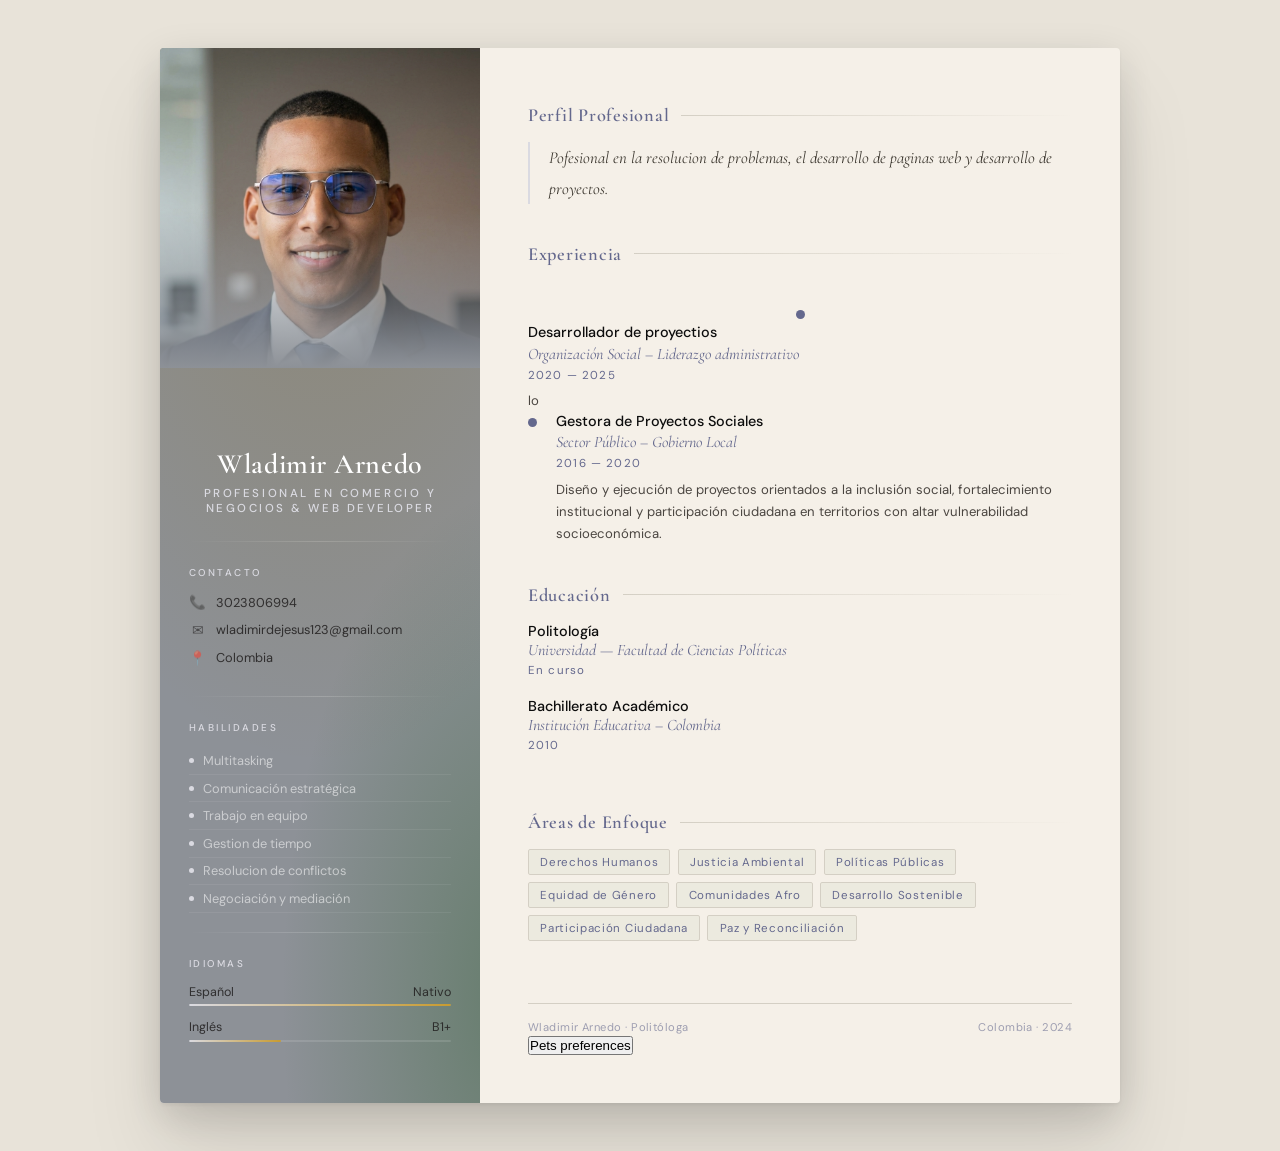
<file: index.html>
<!DOCTYPE html>
<html lang="es">
<head>
<meta charset="UTF-8" />
<meta name="viewport" content="width=device-width, initial-scale=1.0"/>
<title>CV – Wladimir Arnedo</title>
<link href="https://fonts.googleapis.com/css2?family=Cormorant+Garamond:ital,wght@0,300;0,400;0,600;1,300;1,400&family=DM+Sans:wght@300;400;500&display=swap" rel="stylesheet"/>
<link rel="stylesheet" href="styleCV.css">
</head>
<body>
<article class="card">
<!-- ═══ SIDEBAR ═══ -->
<aside class="sidebar">

    <div class="photo-wrap">
    
    <img src="wlad.png" alt="Wladimir Arnedo"/>
    </div>

    <div class="name-block">
    <h1>Wladimir Arnedo</h1>
    <p class="title">Profesional en comercio y negocios  &amp; Web developer</p>
    </div>

    <div class="s-divider"></div>

    <div class="s-section">
    <p class="s-heading">Contacto</p>
    <div class="contact-item"><span class="ico">📞</span> 3023806994</div>
    <div class="contact-item"><span class="ico">✉</span> wladimirdejesus123@gmail.com</div>
    <div class="contact-item"><span class="ico">📍</span> Colombia</div>
    </div>

    <div class="s-divider" style="margin-top:1.2rem"></div>

    <div class="s-section">
    <p class="s-heading">Habilidades</p>
    <ul class="skill-list">
        <li>Multitasking</li>
        <li>Comunicación estratégica</li>
        <li>Trabajo en equipo</li>
        <li>Gestion de tiempo</li>
        <li>Resolucion de conflictos </li>
        <li>Negociación y mediación</li>
    </ul>
    </div>

    <div class="s-divider" style="margin-top:1.2rem"></div>

    <div class="s-section">
    <p class="s-heading">Idiomas</p>
    <div class="lang-item">
        <div class="lang-label"><span>Español</span><span>Nativo</span></div>
        <div class="lang-bar"><span style="width:100%"></span></div>
        
</div>
    <div class="lang-item">
        <div class="lang-label"><span>Inglés</span><span>B1+</span></div>
        <div class="lang-bar"><span style="width:35%"></span></div>
    </div>
    </div>

</aside>

<!-- ═══ CONTENIDO PRINCIPAL ═══ -->
<main class="main">

    <section class="m-section">
    <h2 class="m-heading">Perfil Profesional</h2>
    <p class="profile-text">
        Pofesional en la resolucion de problemas, el desarrollo de paginas web 
        y desarrollo de proyectos.
    </p>
    </section>

    <section class="m-section">
    <h2 class="m-heading">Experiencia</h2>

    <div class="exp-item">
    </div>
        
        <div class="exp-dot-col">
        <div class="exp-dot"> </div>
        <div class="exp-line"></div>
        </div>
        <div>
        <p class="exp-role">Desarrollador de proyectios</p>
        <p class="exp-org">Organización Social – Liderazgo administrativo</p>
        <p class="exp-date">2020 — 2025</p>
        <p class="exp-desc">
            lo
        </p>
        </div>
    </div>

    <div class="exp-item">
        <div class="exp-dot-col">
        <div class="exp-dot"></div>
        <div class="exp-line"></div>
        </div>
        <div>
        <p class="exp-role">Gestora de Proyectos Sociales</p>
        <p class="exp-org">Sector Público – Gobierno Local</p>
        <p class="exp-date">2016 — 2020</p>
        <p class="exp-desc">
            Diseño y ejecución de proyectos orientados a la inclusión social,
            fortalecimiento institucional y participación ciudadana en territorios

con altar vulnerabilidad socioeconómica.
        </p>
        </div>
    </div>

    </section>

    <section class="m-section">
    <h2 class="m-heading">Educación</h2>
    <div class="edu-item">
        <p class="edu-degree">Politología</p>
        <p class="edu-school">Universidad — Facultad de Ciencias Políticas</p>
        <p class="edu-year">En curso</p>
    </div>
    <div class="edu-item">
        <p class="edu-degree">Bachillerato Académico</p>
        <p class="edu-school">Institución Educativa – Colombia</p>
        <p class="edu-year">2010</p>
    </div>
    </section>

    <section class="m-section">
    <h2 class="m-heading">Áreas de Enfoque</h2>
    <div class="tags">
        <span class="tag">Derechos Humanos</span>
        <span class="tag">Justicia Ambiental</span>
        <span class="tag">Políticas Públicas</span>
        <span class="tag">Equidad de Género</span>
        <span class="tag">Comunidades Afro</span>
        <span class="tag">Desarrollo Sostenible</span>
        <span class="tag">Participación Ciudadana</span>
        <span class="tag">Paz y Reconciliación</span>
    </div>
    </section>

    <div class="footer-strip">
    <span>Wladimir Arnedo · Politóloga</span>
    <span>Colombia · 2024</span>
    </div>
<div class="contenedor-inferior">
        <button class="btn-return" onclick="window.location.href='Petspreferences.html'">Pets preferences</button>
    </div>

</main>

</article>
</body>
</html>
</file>
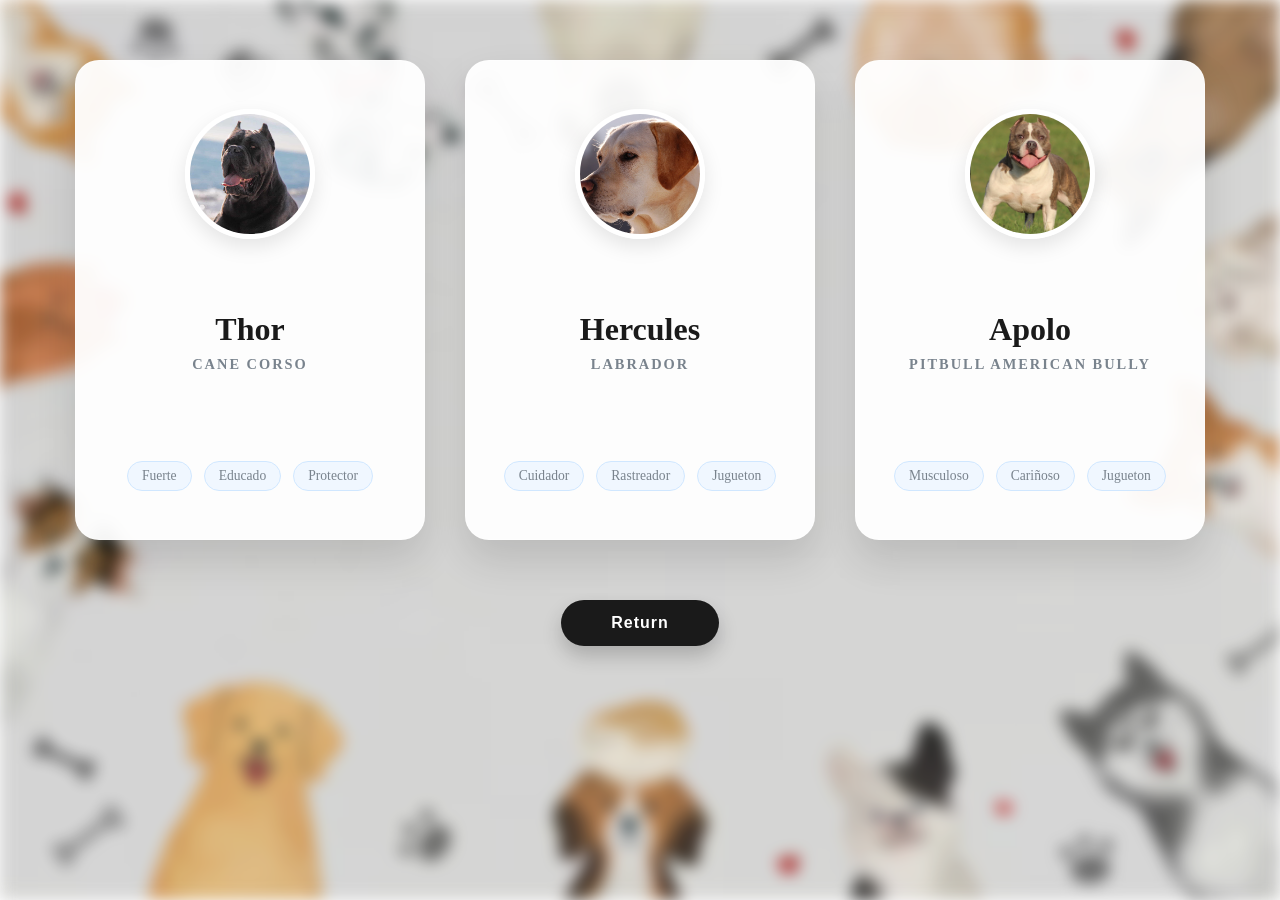
<file: Petspreferences.html>
<!DOCTYPE html>
<html lang="es">
<head>
    <meta charset="UTF-8">
    <meta name="viewport" content="width=device-width, initial-scale=1.0">
    <title>Proyecto de Conceptos HTML/CSS</title>
    <link rel="stylesheet" href="style.css">
</head>
<body>

    <main class="contenedor-principal">
        
        <!-- Tarjeta Thor -->
        <article class="tarjeta">
            <div class="foto-perfil">
                <img class="image" src="Thor.jpg" alt="Thor">
            </div>
            <header class="tarjeta-header">
                <h1>Thor</h1>
                <p class="subtitulo">Cane Corso</p>
            </header>
            <section class="tarjeta-cuerpo">
                <div class="habilidades">
                    <span class="tag">Fuerte</span>
                    <span class="tag">Educado</span>
                    <span class="tag">Protector</span>
                </div>
            </section>
        </article>

        <!-- Tarjeta Hercules -->
        <article class="tarjeta">
            <div class="foto-perfil">
                <img class="image" src="labra.jpg" alt="Hercules">
            </div>
            <header class="tarjeta-header">
                <h1>Hercules</h1>
                <p class="subtitulo">Labrador</p>
            </header>
            <section class="tarjeta-cuerpo">
                <div class="habilidades">
                    <span class="tag">Cuidador</span>
                    <span class="tag">Rastreador</span>
                    <span class="tag">Jugueton</span>
                </div>
            </section>
        </article>

        <!-- Tarjeta Apolo -->
        <article class="tarjeta">
            <div class="foto-perfil">
                <img class="image" src="pitbull.jpeg" alt="Apolo">
            </div>
            <header class="tarjeta-header">
                <h1>Apolo</h1>
                <p class="subtitulo">Pitbull American Bully</p>
            </header>
            <section class="tarjeta-cuerpo">
                <div class="habilidades">
                    <span class="tag">Musculoso</span>
                    <span class="tag">Cariñoso</span>
                    <span class="tag">Jugueton</span>
                </div>
            </section>
        </article>


    </main>
    <div class="contenedor-inferior">
        <button class="btn-return" onclick="window.location.href='index.html'">Return</button>
    </div>

</body>
</html>
</file>
<file: styleCV.css>
:root {
--ink:       #0d0d0d;
--paper:     #f5f0e8;
--accent:    #64688d;
--accent2:   #dadae1;
--muted:     #64688d;
--line:      #d4cfc4;
--sidebar:   #8d9197;
--sidebar-t: rgba(32, 29, 29, 0.85);
--sidebar-m: rgba(255, 255, 255, 0.55);
}

*, *::before, *::after { box-sizing: border-box; margin: 0; padding: 0; }

html { font-size: 16px; }

body {
padding: 3rem 1rem;
background: #e8e3d9;
font-family: 'DM Sans', sans-serif;
color: var(--ink);
min-height: 100vh;
display: flex;
align-items: center;
justify-content: center;padding: 3rem 1rem;
}
.pw {position: relative; 
    width:100%;
    padding-top: 100%;
    flex-shrink: 0;
    overflow: hidden;
}
.card {
display: grid;
grid-template-columns: 320px 1fr;
width: min(960px, 100%);
background: var(--paper);
box-shadow:
    0 2px 4px rgba(0,0,0,.06),
    0 12px 40px rgba(0,0,0,.14),
    0 50px 80px rgba(0,0,0,.10);
border-radius: 4px;
overflow: hidden;
opacity: 0;
transform: translateY(28px);
animation: fadeUp .9s cubic-bezier(.22,1,.36,1) .1s forwards;
}

@keyframes fadeUp {
to { opacity: 1; transform: none; }
}

/* SIDEBAR */
.sidebar {
background: var(--sidebar);
color: var(--sidebar-t);
padding: 0 0 3rem;
display: flex;
flex-direction: column;
position: relative;
overflow: hidden;
}

.sidebar::before {
content: '';
position: absolute;
inset: 0;
background:
    radial-gradient(ellipse 180% 120% at 50% -10%, rgba(139,105,20,.35) 0%, transparent 65%),
    radial-gradient(ellipse 120% 80% at 110% 90%, rgba(44,95,46,.4) 0%, transparent 60%);
pointer-events: none;
}

/* Foto */
.photo-wrap {
position: relative;
width: 100%;
padding-top: 100%;
flex-shrink: 0;
overflow: hidden;
}

.photo-wrap img {
position: absolute;
inset: 0;
width: 100%;
height: 100%;
object-fit: cover;
object-position: center top;
display: block;
transition: transform 8s ease;
}

.card:hover .photo-wrap img { transform: scale(1.04); }
.photo-wrap::after {
content: '';
position: absolute;
bottom: 0; left: 0; right: 0;
height: 50%;
background: linear-gradient(to bottom, transparent, var(--sidebar));
}

/* Nombre */
.name-block {
position: relative;
text-align: center;
margin-top: 5rem;
padding: 0 .8rem 1.6rem;
z-index: 1;
}

.name-block h1 {
font-family: 'Cormorant Garamond', serif;
font-weight: 600;
font-size: 1.75rem;
letter-spacing: .02em;
line-height: 1.15;
color: #fff;
}

.name-block .title {
font-size: .72rem;
font-weight: 500;
letter-spacing: .22em;
text-transform: uppercase;
color: var(--accent2);
margin-top: .35rem;
}

/* Divisor */
.s-divider {
height: 1px;
background: linear-gradient(90deg, transparent, rgba(255,255,255,.18), transparent);
margin: 0 1.8rem .1rem;
}

/* Secciones sidebar */
.s-section {
padding: 1.4rem 1.8rem 0;
position: relative;
z-index: 1;
animation: fadeUp .8s cubic-bezier(.22,1,.36,1) both;
}
.s-section:nth-child(3) { animation-delay:.25s }
.s-section:nth-child(4) { animation-delay:.35s }
.s-section:nth-child(5) { animation-delay:.45s }
.s-section:nth-child(6) { animation-delay:.55s }

.s-heading {
font-size: .62rem;
font-weight: 500;
letter-spacing: .25em;
text-transform: uppercase;
color: var(--accent2);
margin-bottom: .85rem;
}

.contact-item {
display: flex;
align-items: center;
gap: .6rem;
font-size: .8rem;
color: var(--sidebar-t);
margin-bottom: .55rem;
line-height: 1.4;
}

.contact-item .ico {
width: 18px;
text-align: center;
font-size: .85rem;
opacity: .7;
flex-shrink: 0;
}

.skill-list { list-style: none; }

.skill-list li {
font-size: .8rem;
color: var(--sidebar-m);
padding: .3rem 0;
border-bottom: 1px solid rgba(255,255,255,.07);
display: flex;
align-items: center;
gap: .55rem;
transition: color .2s;
}
.skill-list li:hover { color: #fff; }

.skill-list li::before {
content: '';
width: 5px; height: 5px;
border-radius: 50%;
background: var(--accent2);
flex-shrink: 0;
}

.lang-item { margin-bottom: .8rem; }

.lang-label {
display: flex;
justify-content: space-between;
font-size: .78rem;
color: var(--sidebar-t);
margin-bottom: .3rem;
}

.lang-bar {
height: 2px;
background: rgba(255,255,255,.12);
border-radius: 2px;
overflow: hidden;
}

.lang-bar span {
display: block;
height: 100%;
background: linear-gradient(90deg, var(--accent2), #c89b30);
border-radius: 2px;
transform-origin: left;
transform: scaleX(0);
animation: barGrow 1s cubic-bezier(.22,1,.36,1) 1s forwards;
}

@keyframes barGrow { to { transform: scaleX(1); } }

/* CONTENIDO PRINCIPAL */
.main {
padding: 3.5rem 3rem 3rem;
display: flex;
flex-direction: column;
}

.m-section {
padding-bottom: 2.4rem;
opacity: 0;
transform: translateX(16px);
animation: slideIn .7s cubic-bezier(.22,1,.36,1) both;
}

.m-section:nth-child(1) { animation-delay:.3s }
.m-section:nth-child(2) { animation-delay:.45s }
.m-section:nth-child(3) { animation-delay:.6s }
.m-section:nth-child(4) { animation-delay:.75s }

@keyframes slideIn { to { opacity:1; transform:none; } }

.m-heading {
font-family: 'Cormorant Garamond', serif;
font-size: 1.15rem;
font-weight: 600;
letter-spacing: .04em;
color: var(--accent);
display: flex;
align-items: center;
gap: .75rem;
margin-bottom: 1rem;
}

.m-heading::after {
content: '';
flex: 1;
height: 1px;
background: linear-gradient(90deg, var(--line), transparent);
}

.profile-text {
font-family: 'Cormorant Garamond', serif;
font-size: 1.05rem;
font-style: italic;
color: #3d3830;
line-height: 1.85;
border-left: 2px solid var(--accent2);
padding-left: 1.2rem;
}

/* Experiencia */
.exp-item {
display: grid;
grid-template-columns: auto 1fr;
gap: 0 1.2rem;
margin-bottom: 1.5rem;
}
.exp-item:last-child { margin-bottom: 0; }

.exp-dot-col {
display: flex;
flex-direction: column;
align-items: center;
padding-top: .35rem;
}

.exp-dot {
width: 9px; height: 9px;
border-radius: 50%;
background: var(--accent);
flex-shrink: 0;
}

.exp-line {
width: 1px;
flex: 1;
background: var(--line);
margin-top: 4px;
}

.exp-item:last-child .exp-line { display: none; }

.exp-role { font-weight: 500; font-size: .9rem; color: var(--ink); margin-bottom: .15rem; }
.exp-org  { font-family: 'Cormorant Garamond', serif; font-size: 1rem; color: var(--accent); font-style: italic; }
.exp-date { font-size: .72rem; letter-spacing: .1em; color: var(--muted); margin: .25rem 0 .45rem; }
.exp-desc { font-size: .82rem; color: #4a4540; line-height: 1.7; }

/* Educación */
.edu-item { margin-bottom: 1.2rem; }
.edu-degree { font-weight: 500; font-size: .9rem; color: var(--ink); }
.edu-school { font-family: 'Cormorant Garamond', serif; font-size: 1rem; color: var(--accent); font-style: italic; }
.edu-year   { font-size: .72rem; letter-spacing: .1em; color: var(--muted); margin-top: .2rem; }

/* Tags */
.tags { display: flex; flex-wrap: wrap; gap: .45rem; margin-top: .9rem; }

.tag {
font-size: .72rem;
letter-spacing: .06em;
padding: .28rem .7rem;
border: 1px solid var(--line);
border-radius: 2px;
color: var(--muted);
background: rgba(44,95,46,.04);
transition: border-color .2s, color .2s, background .2s;
cursor: default;
}

.tag:hover {
border-color: var(--accent);
color: var(--accent);
background: rgba(44,95,46,.07);
}

/* Footer */
.footer-strip {
margin-top: auto;
padding-top: 1rem;
border-top: 1px solid var(--line);
display: flex;
justify-content: space-between;
align-items: center;
font-size: .7rem;
color: var(--muted);
letter-spacing: .04em;
}
.button{    
padding: 2px 6px;     /* Reducción drástica del tamaño */
font-size: 0.65rem;   /* Letra muy pequeña y elegante */
width: fit-content;   /* Solo ocupa lo necesario para el texto */
margin: 5px auto;     /* Lo separa un poco del texto superior y lo centra */
display: block;       /* Permite que el margen 'auto' funcione */
border-radius: 3px;

}



.footer-strip span { opacity: .6; }
/* RESPONSIVE */
@media (max-width: 680px) {
.card { grid-template-columns: 1fr; }
.photo-wrap { padding-top: 72%; }
.main { padding: 2rem 1.6rem; }
.s-section { padding: 1.2rem 1.4rem 0; }
}
</file>
<file: style.css>
* {
    margin: 0;
    padding: 0;
    box-sizing: border-box; 
}

body {
    font-family: '', 'Times New Roman', Times, serif, Arial, sans-serif; /* Fuente más moderna */
    min-height: 100vh;
    display: flex;
    flex-direction: column;
    align-items: center;
    position: relative;
    padding: 60px 20px;
    color: #333;
}

body::before {
    content: "";
    position: fixed;
    top: 0;
    left: 0;
    height: 100%;
    width: 100%;
    background-image: url(./background.avif);
    background-size: cover;
    background-position: center;
    filter: blur(8px) brightness(0.9); /* Un poco más oscuro para que resalten las tarjetas */
    z-index: -1;
}

.contenedor-principal {
    width: 100%;
    max-width: 1400px;
    display: flex;
    flex-wrap: wrap;
    justify-content: center;
    gap: 40px; /* Más espacio entre tarjetas */
    margin-bottom: 60px;
}

.tarjeta {
    background-color: rgba(255, 255, 255, 0.95); /* Ligeramente transparente */
    width: 350px; /* Tarjeta más grande */
    min-height: 480px; /* Altura mínima para consistencia */
    padding: 3rem 2rem;
    border-radius: 24px; /* Bordes más redondeados y modernos */
    box-shadow: 0 20px 40px rgba(0, 0, 0, 0.12); /* Sombra más suave y profunda */
    text-align: center;
    transition: all 0.4s cubic-bezier(0.175, 0.885, 0.32, 1.275); /* Animación suave */
    border: 1px solid rgba(255, 255, 255, 0.3);
    display: flex;
    flex-direction: column;
    justify-content: space-between;
}

.tarjeta:hover {
    transform: translateY(-15px) scale(1.02);
    box-shadow: 0 30px 60px rgba(0, 0, 0, 0.2);
}

.foto-perfil {
    width: 130px; /* Foto más grande */
    height: 130px;
    border-radius: 50%; /* Círculo perfecto */
    margin: 0 auto 1.5rem;
    overflow: hidden;
    border: 5px solid #fff;
    box-shadow: 0 8px 20px rgba(0,0,0,0.1);
}

.image { 
    width: 100%;
    height: 100%;
    object-fit: cover;
}

h1 {
    font-size: 2rem;
    color: #1a1a1a;
    margin-bottom: 0.5rem;
    font-weight: 700;
}

.subtitulo {
    color: #79838d; /* Color de acento */
    text-transform: uppercase;
    font-size: 0.9rem;
    font-weight: 600;
    letter-spacing: 2px;
    margin-bottom: 1.5rem;
}

.habilidades {
    display: flex;
    gap: 12px;
    justify-content: center;
    flex-wrap: wrap;
    margin-top: 1rem;
}

.tag {
    background-color: #f0f7ff;
    color: #79838d;
    padding: 6px 14px;
    border-radius: 50px;
    font-size: 0.85rem;
    font-weight: 500;
    border: 1px solid #d0e7ff;
}

/* BOTÓN INFERIOR ESTÉTICO */
.contenedor-inferior {
    width: 100%;
    display: flex;
    justify-content: center;
}

.btn-return {
    padding: 14px 50px;
    background-color: #1a1a1a; /* Negro elegante */
    color: #fff;
    border: none;
    border-radius: 50px;
    cursor: pointer;
    font-size: 1rem;
    font-weight: 600;
    letter-spacing: 1px;
    transition: 0.3s;
    box-shadow: 0 10px 20px rgba(0,0,0,0.2);
}

.btn-return:hover {
    background-color: #333;
    transform: translateY(-2px);
    box-shadow: 0 15px 25px rgba(0,0,0,0.3);
}
</file>
